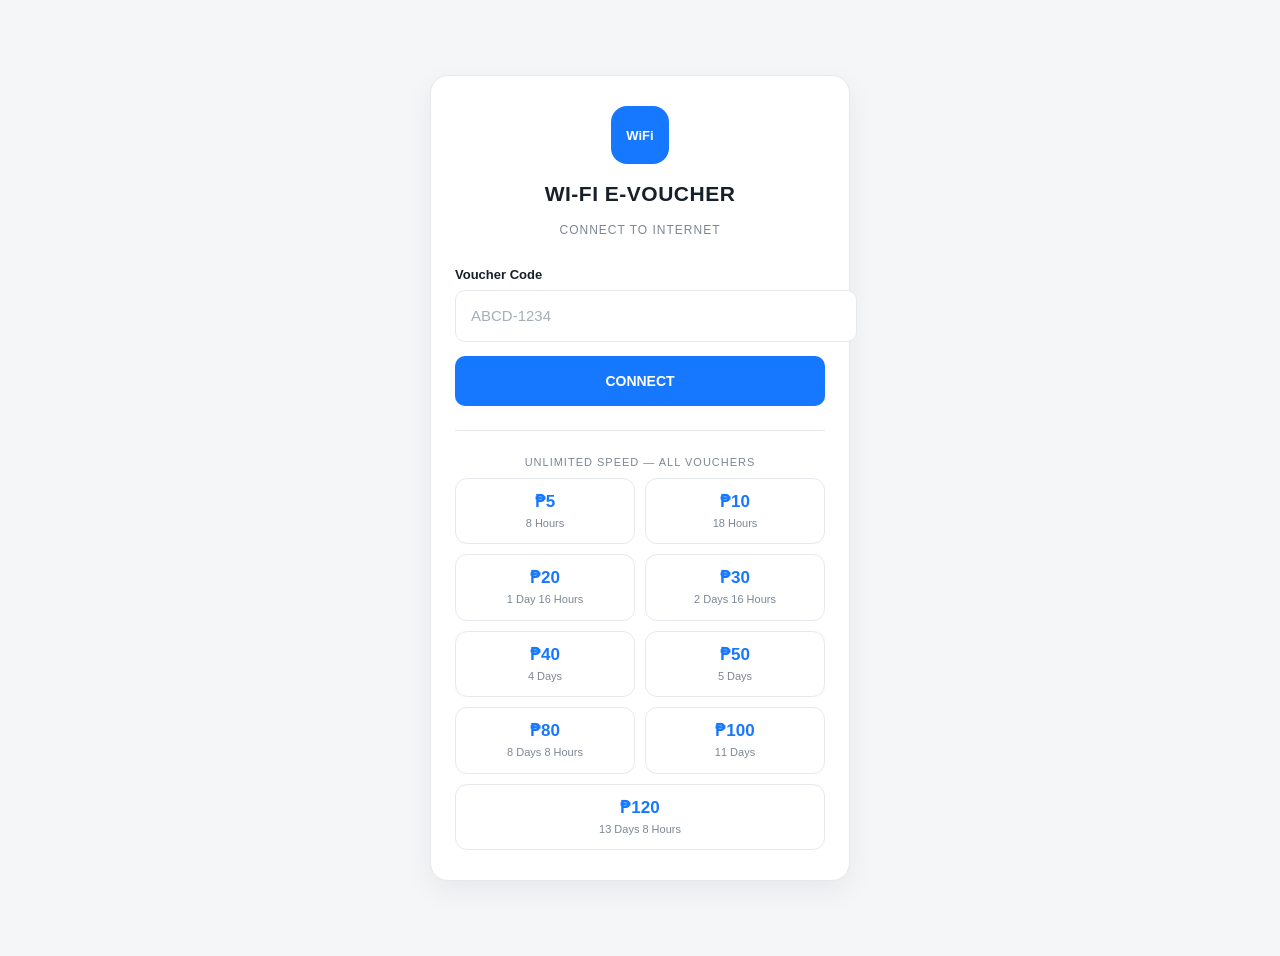
<file: index.html>
<!DOCTYPE html>
<html lang="en">
<head>
    <meta charset="UTF-8">
    <meta name="viewport" content="width=device-width, initial-scale=1.0">
    <title>WI-FI E-VOUCHER</title>
    <link rel="stylesheet" href="index.css">
</head>

<body>

    <main class="container">

        <section class="card">

            <div class="brand">
                <div class="brand-icon">WiFi</div>
                <h1>WI-FI E-VOUCHER</h1>
                <p>CONNECT TO INTERNET</p>
            </div>

            <form class="voucher-form">

                <label for="voucher">Voucher Code</label>

                <input
                    type="text"
                    id="voucher"
                    name="voucher"
                    placeholder="ABCD-1234"
                    autocomplete="off"
                    maxlength="20"
                >

                <button type="submit">
                    CONNECT
                </button>

            </form>

            <div class="rates">

                <p class="rates-caption">UNLIMITED SPEED &mdash; ALL VOUCHERS</p>

                <div class="rates-grid">

                    <div class="rate-card">
                        <strong>₱5</strong>
                        <span>8 Hours</span>
                    </div>

                    <div class="rate-card">
                        <strong>₱10</strong>
                        <span>18 Hours</span>
                    </div>

                    <div class="rate-card">
                        <strong>₱20</strong>
                        <span>1 Day 16 Hours</span>
                    </div>

                    <div class="rate-card">
                        <strong>₱30</strong>
                        <span>2 Days 16 Hours</span>
                    </div>

                    <div class="rate-card">
                        <strong>₱40</strong>
                        <span>4 Days</span>
                    </div>

                    <div class="rate-card">
                        <strong>₱50</strong>
                        <span>5 Days</span>
                    </div>

                    <div class="rate-card">
                        <strong>₱80</strong>
                        <span>8 Days 8 Hours</span>
                    </div>

                    <div class="rate-card">
                        <strong>₱100</strong>
                        <span>11 Days</span>
                    </div>

                    <div class="rate-card rate-wide">
                        <strong>₱120</strong>
                        <span>13 Days 8 Hours</span>
                    </div>

                </div>

            </div>

        </section>

    </main>

</body>
</html>
</file>
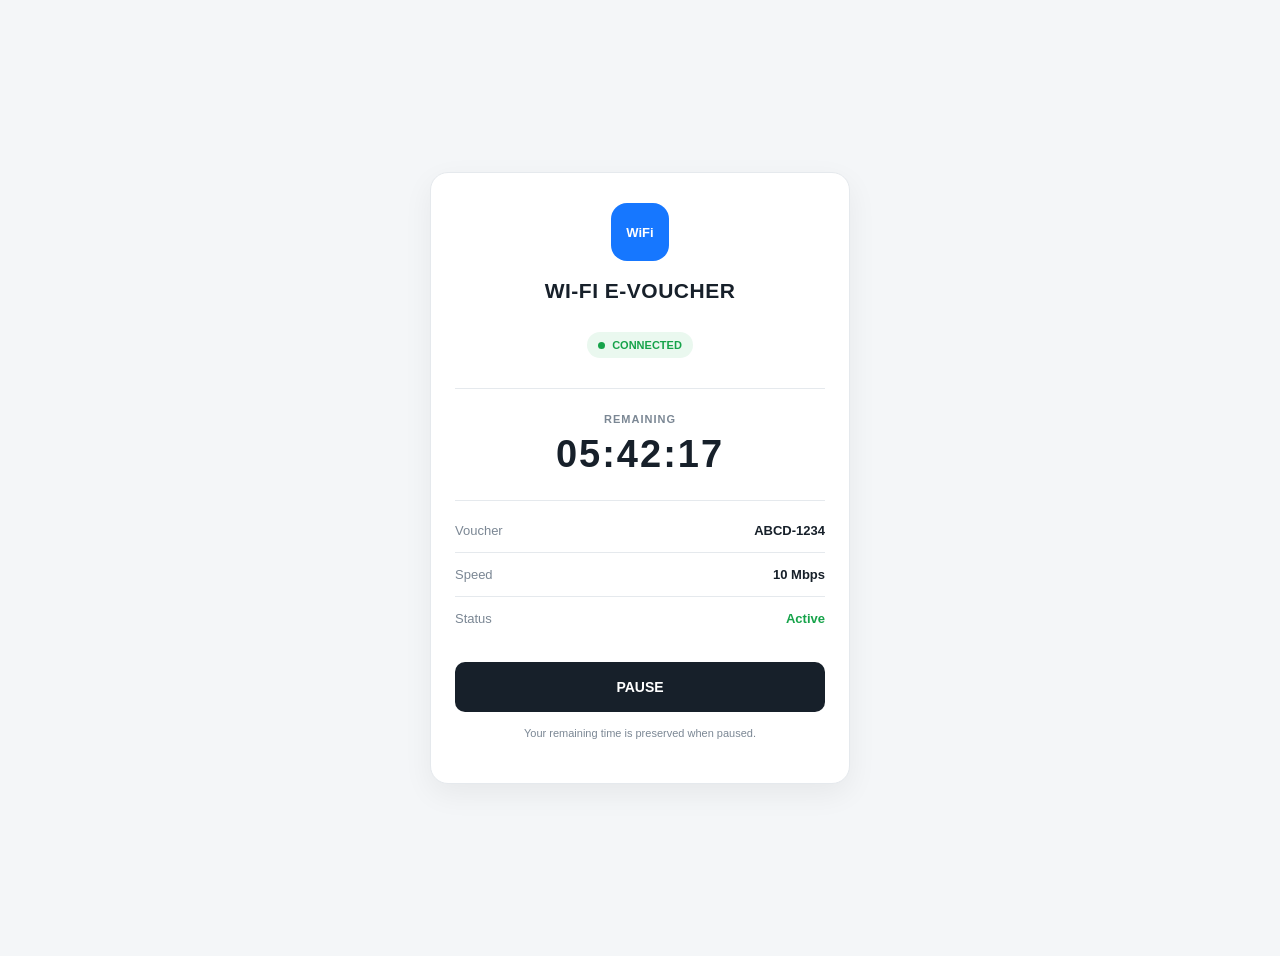
<file: status.html>
<!DOCTYPE html>
<html lang="en">
<head>
    <meta charset="UTF-8">
    <meta name="viewport" content="width=device-width, initial-scale=1.0">
    <title>Wi-Fi Status</title>
    <link rel="stylesheet" href="index.css">
</head>

<body>

    <main class="container">

        <section class="card">

            <div class="brand">
                <div class="brand-icon">WiFi</div>
                <h1>WI-FI E-VOUCHER</h1>

                <div class="connection-status">
                    <span class="status-dot"></span>
                    CONNECTED
                </div>
            </div>

            <div class="timer-section">

                <span class="timer-label">REMAINING</span>

                <div class="timer">
                    05:42:17
                </div>

            </div>

            <div class="voucher-info">

                <div class="info-row">
                    <span>Voucher</span>
                    <strong>ABCD-1234</strong>
                </div>

                <div class="info-row">
                    <span>Speed</span>
                    <strong>10 Mbps</strong>
                </div>

                <div class="info-row">
                    <span>Status</span>
                    <strong class="active-text">Active</strong>
                </div>

            </div>

            <button class="pause-button" type="button">
                PAUSE
            </button>

            <p class="hint">
                Your remaining time is preserved when paused.
            </p>

        </section>

    </main>

</body>
</html>
</file>
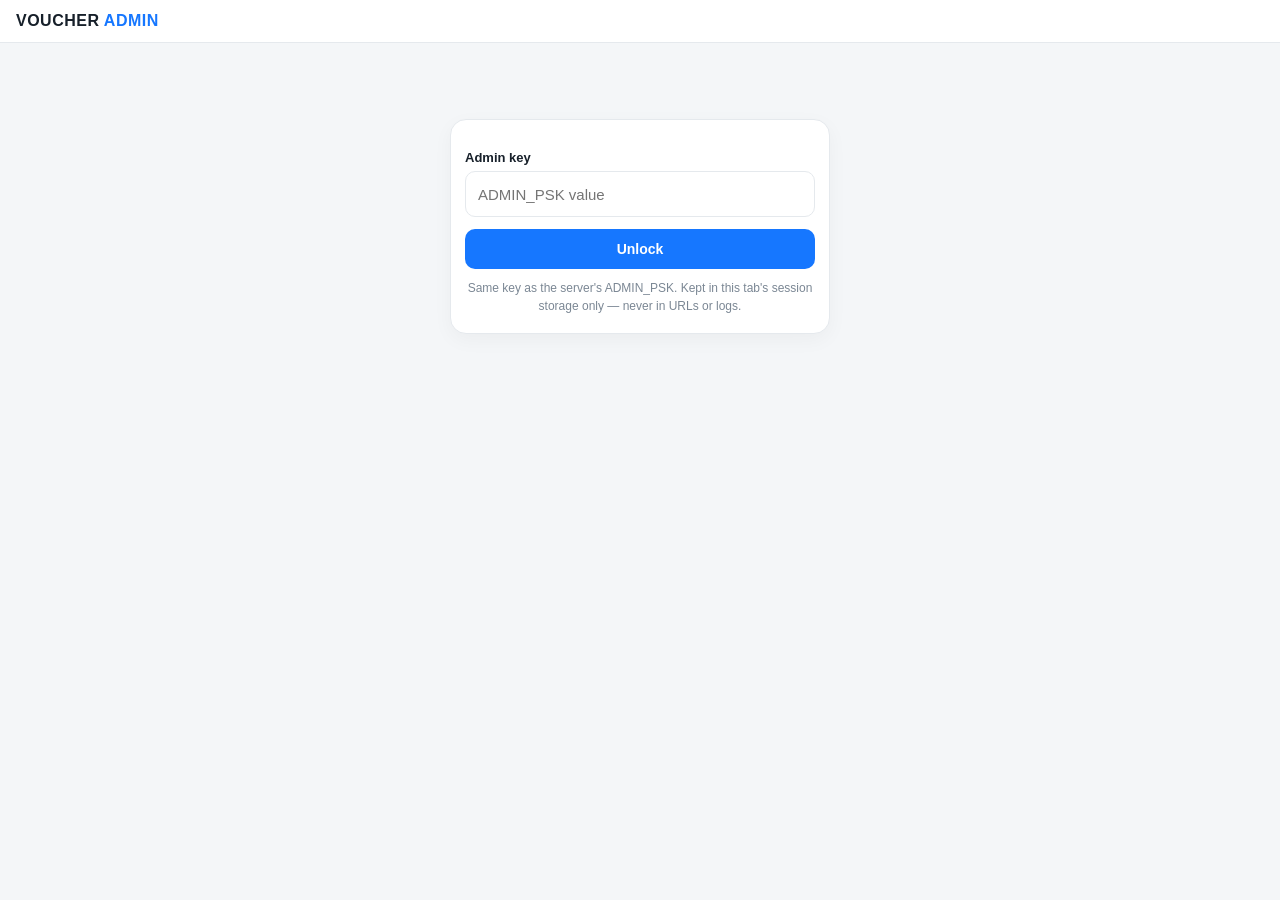
<file: cloud/admin.html>
<!DOCTYPE html>
<html lang="en">
<head>
<meta charset="utf-8">
<meta name="viewport" content="width=device-width, initial-scale=1.0">
<meta name="color-scheme" content="light">
<title>Voucher Admin</title>
<style>
* { box-sizing: border-box; margin: 0; padding: 0; }
:root {
	--bg: #f4f6f8; --card: #ffffff; --text: #17202a; --muted: #7b8794;
	--line: #e5e9ed; --primary: #1677ff; --primary-dark: #0f62d6;
	--ok: #1a7f37; --ok-bg: #eaf7ee; --warn: #9a6700; --warn-bg: #fff6e0;
	--bad: #dc3545; --bad-bg: #fdf0f2; --info-bg: #eef4ff;
}
body { font-family: Arial, Helvetica, sans-serif; background: var(--bg); color: var(--text); min-height: 100vh; }
.topbar { background: var(--card); border-bottom: 1px solid var(--line); padding: 12px 16px; display: flex; align-items: center; justify-content: space-between; position: sticky; top: 0; z-index: 10; }
.topbar h1 { font-size: 16px; letter-spacing: 0.5px; }
.topbar h1 span { color: var(--primary); }
.topbar button { width: auto; margin: 0; padding: 8px 14px; font-size: 12px; }
main { max-width: 960px; margin: 0 auto; padding: 16px 12px 40px; }
button { background: var(--primary); color: #fff; border: 0; border-radius: 10px; padding: 12px 16px; font-size: 14px; font-weight: bold; cursor: pointer; width: 100%; }
button:disabled { opacity: 0.6; cursor: not-allowed; }
button.ghost { background: var(--card); color: var(--primary); border: 1px solid var(--primary); }
button.danger { background: var(--bad); }
button.small { width: auto; padding: 6px 10px; font-size: 12px; border-radius: 8px; margin: 2px 2px 2px 0; }
input, select { width: 100%; height: 46px; padding: 0 12px; border: 1px solid var(--line); border-radius: 10px; font-size: 15px; outline: none; background: #fff; color: var(--text); }
input:focus, select:focus { border-color: var(--primary); }
label { display: block; font-size: 13px; font-weight: 600; margin: 12px 0 6px; }
.card { background: var(--card); border: 1px solid var(--line); border-radius: 16px; padding: 18px 14px; margin-bottom: 14px; box-shadow: 0 6px 20px rgba(0,0,0,0.04); }
.stats { display: grid; grid-template-columns: repeat(2, 1fr); gap: 10px; }
.stat { background: var(--card); border: 1px solid var(--line); border-radius: 14px; padding: 14px 12px; text-align: center; }
.stat.hero { grid-column: span 2; background: var(--primary); color: #fff; border: 0; }
.stat.hero span { color: rgba(255,255,255,0.8); }
.stat strong { display: block; font-size: 22px; }
.stat.hero strong { font-size: 32px; }
.stat span { display: block; margin-top: 4px; font-size: 11px; color: var(--muted); letter-spacing: 0.5px; }
.tabs { display: flex; gap: 6px; margin-bottom: 14px; }
.tabs button { padding: 10px 6px; font-size: 13px; }
.tabs button.off { background: var(--card); color: var(--muted); border: 1px solid var(--line); }
.badge { display: inline-block; padding: 3px 10px; border-radius: 20px; font-size: 11px; font-weight: bold; }
.b-NEW { background: var(--info-bg); color: var(--primary-dark); }
.b-ACTIVE { background: var(--ok-bg); color: var(--ok); }
.b-PAUSED { background: var(--warn-bg); color: var(--warn); }
.b-EXPIRED { background: var(--bg); color: var(--muted); }
.b-DISABLED { background: var(--bad-bg); color: var(--bad); }
.wrap { overflow-x: auto; margin: 0 -14px; padding: 0 14px; }
table { width: 100%; border-collapse: collapse; font-size: 13px; min-width: 560px; }
th, td { text-align: left; padding: 9px 8px; border-bottom: 1px solid var(--line); vertical-align: top; }
th { font-size: 11px; color: var(--muted); letter-spacing: 0.5px; }
td.code { font-weight: bold; white-space: nowrap; }
td .sub { display: block; font-size: 11px; color: var(--muted); font-weight: normal; }
.toolbar { display: flex; gap: 8px; margin-bottom: 10px; }
.toolbar input { height: 42px; }
.toolbar select { height: 42px; max-width: 150px; }
.pager { display: flex; gap: 8px; align-items: center; margin-top: 10px; }
.pager button { width: auto; }
.pager span { font-size: 12px; color: var(--muted); }
.ev { border-bottom: 1px solid var(--line); padding: 8px 2px; font-size: 13px; }
.ev:last-child { border-bottom: 0; }
.ev .t { font-size: 11px; color: var(--muted); }
.msg { margin-top: 10px; padding: 10px 12px; border-radius: 10px; font-size: 13px; display: none; }
.msg.ok { display: block; background: var(--ok-bg); color: var(--ok); }
.msg.err { display: block; background: var(--bad-bg); color: var(--bad); }
#login { max-width: 380px; margin: 60px auto 0; }
#login p { font-size: 12px; color: var(--muted); margin-top: 10px; text-align: center; line-height: 1.5; }
.hide { display: none !important; }
@media (min-width: 700px) { .stats { grid-template-columns: repeat(4, 1fr); } .stat.hero { grid-column: span 4; } }
</style>
</head>
<body>
<div class="topbar"><h1>VOUCHER <span>ADMIN</span></h1><button id="logoutBtn" class="ghost small hide">Logout</button></div>
<main>
	<section id="login" class="card">
		<label for="key">Admin key</label>
		<input type="password" id="key" autocomplete="current-password" placeholder="ADMIN_PSK value">
		<div style="margin-top:12px"><button id="loginBtn">Unlock</button></div>
		<div id="loginMsg" class="msg"></div>
		<p>Same key as the server's ADMIN_PSK. Kept in this tab's session storage only — never in URLs or logs.</p>
	</section>
	<div id="app" class="hide">
		<div class="tabs">
			<button data-tab="ov" id="tab-ov">Overview</button>
			<button data-tab="vx" id="tab-vx" class="off">Vouchers</button>
			<button data-tab="mk" id="tab-mk" class="off">Create</button>
			<button data-tab="ac" id="tab-ac" class="off">Activity</button>
		</div>
		<section id="pane-ov">
			<div class="stats">
				<div class="stat hero"><strong id="s-rev">—</strong><span>REVENUE (PHP)</span></div>
				<div class="stat"><strong id="s-sold">—</strong><span>SOLD</span></div>
				<div class="stat"><strong id="s-unsold">—</strong><span>UNUSED STOCK</span></div>
				<div class="stat"><strong id="s-active">—</strong><span>ACTIVE NOW</span></div>
				<div class="stat"><strong id="s-liab">—</strong><span>TIME OWED</span></div>
			</div>
			<div class="card"><h3 style="font-size:14px;margin-bottom:8px">Per-tier profit</h3><div class="wrap"><table>
				<tr><th>Tier</th><th>Price</th><th>Sold</th><th>Stock</th><th>Revenue</th></tr>
				<tbody id="tierBody"></tbody>
			</table></div></div>
			<div class="card"><h3 style="font-size:14px;margin-bottom:8px">By state</h3><div id="stateRow" style="font-size:13px"></div>
			<div style="margin-top:10px"><button id="refreshBtn" class="ghost">Refresh</button></div></div>
		</section>
		<section id="pane-vx" class="hide">
			<div class="card">
				<div class="toolbar">
					<input id="q" placeholder="Search code…" autocomplete="off">
					<select id="fstate"><option value="">All states</option><option>NEW</option><option>ACTIVE</option><option>PAUSED</option><option>EXPIRED</option><option>DISABLED</option></select>
				</div>
				<div class="toolbar"><button id="searchBtn">Search</button></div>
				<div class="wrap"><table>
					<tr><th>Code</th><th>Tier</th><th>State</th><th>Left</th><th>Device</th><th>Actions</th></tr>
					<tbody id="vxBody"></tbody>
				</table></div>
				<div class="pager"><button id="prevBtn" class="ghost">‹ Prev</button><span id="pgInfo"></span><button id="nextBtn" class="ghost">Next ›</button></div>
				<div id="vxMsg" class="msg"></div>
			</div>
		</section>
		<section id="pane-mk" class="hide">
			<div class="card">
				<label for="mcode">Voucher code (A-Z 0-9 -, 4–20 chars)</label>
				<input id="mcode" placeholder="GUEST-001" autocomplete="off" maxlength="20" style="text-transform:uppercase">
				<label for="mtier">Tier</label>
				<select id="mtier"></select>
				<div style="margin-top:14px"><button id="mkBtn">Create voucher</button></div>
				<div id="mkMsg" class="msg"></div>
			</div>
		</section>
		<section id="pane-ac" class="hide">
			<div class="card"><div id="evList"></div>
			<div style="margin-top:10px"><button id="evBtn" class="ghost">Refresh</button></div></div>
		</section>
	</div>
</main>
<script>
"use strict";
var K = null, page = 0, PSZ = 25;
var TIERS = [[5,28800,"P5 - 8 Hours"],[10,57600,"P10 - 16 Hours"],[20,129600,"P20 - 36 Hours"],[50,345600,"P50 - 4 Days"],[100,777600,"P100 - 9 Days"],[200,1641600,"P200 - 19 Days"],[500,2592000,"P500 - 30 Days"]];
function fmt(s){ s = Math.max(0, Math.round(s)); if (s < 3600) return Math.floor(s/60) + "m"; if (s < 86400) return (s/3600).toFixed(s % 3600 ? 1 : 0).replace(/\.0$/,"") + "h"; return (s/86400).toFixed(s % 86400 ? 1 : 0).replace(/\.0$/,"") + "d"; }
function esc(s){ return String(s == null ? "" : s).replace(/&/g,"&amp;").replace(/</g,"&lt;").replace(/>/g,"&gt;").replace(/"/g,"&quot;"); }
function msg(id, ok, t){ var e = document.getElementById(id); e.className = "msg " + (ok ? "ok" : "err"); e.textContent = t; }
function api(path, data, cb){
	var x = new XMLHttpRequest(), u = path + "?psk=" + encodeURIComponent(K);
	x.open(data ? "POST" : "GET", u, true);
	x.onreadystatechange = function(){ if (x.readyState !== 4) return;
		if (x.status === 403){ logout(); return; }
		var j = null; try { j = JSON.parse(x.responseText); } catch (e) {}
		cb(x.status, j); };
	if (data){ var f = []; for (var k in data) f.push(encodeURIComponent(k) + "=" + encodeURIComponent(data[k])); f.push("psk=" + encodeURIComponent(K)); x.setRequestHeader("Content-Type","application/x-www-form-urlencoded"); x.send(f.join("&")); }
	else x.send();
}
function login(){ var v = document.getElementById("key").value; if (!v) return; K = v;
	api("/admin/api/stats", null, function(s, j){ if (s === 200 && j && j.revenue_php !== undefined){ try { sessionStorage.setItem("vap_admin_key", K); } catch (e) {} show(); }
		else { K = null; msg("loginMsg", false, s === 403 ? "Wrong key." : "Server unreachable (" + s + ")."); } }); }
function logout(){ K = null; try { sessionStorage.removeItem("vap_admin_key"); } catch (e) {} document.getElementById("app").className = "hide"; document.getElementById("login").className = "card"; document.getElementById("logoutBtn").className = "ghost small hide"; document.getElementById("key").value = ""; }
function show(){ document.getElementById("login").className = "hide"; document.getElementById("app").className = ""; document.getElementById("logoutBtn").className = "ghost small"; loadStats(); loadVx(); loadEv(); }
function loadStats(){ api("/admin/api/stats", null, function(s, j){ if (s !== 200 || !j) return;
	document.getElementById("s-rev").textContent = "P" + j.revenue_php.toLocaleString();
	document.getElementById("s-sold").textContent = j.sold; document.getElementById("s-unsold").textContent = j.unsold;
	document.getElementById("s-active").textContent = j.active_now; document.getElementById("s-liab").textContent = fmt(j.liability_secs);
	var h = ""; j.by_tier.forEach(function(t){ h += "<tr><td>" + fmt(t.total_secs) + "</td><td>" + (t.price_php == null ? "custom" : "P" + t.price_php) + "</td><td>" + t.sold + "</td><td>" + t.unsold + "</td><td>P" + t.revenue_php.toLocaleString() + "</td></tr>"; });
	document.getElementById("tierBody").innerHTML = h || "<tr><td colspan=5>No vouchers yet.</td></tr>";
	var st = ""; ["NEW","ACTIVE","PAUSED","EXPIRED","DISABLED"].forEach(function(k){ st += '<span class="badge b-' + k + '">' + k + " " + (j.by_state[k] || 0) + "</span> "; });
	document.getElementById("stateRow").innerHTML = st; }); }
function loadVx(){ var q = document.getElementById("q").value, st = document.getElementById("fstate").value;
	api("/admin/api/vouchers?state=" + encodeURIComponent(st) + "&q=" + encodeURIComponent(q) + "&limit=" + PSZ + "&offset=" + (page*PSZ), null, function(s, j){ if (s !== 200 || !j) return;
	var h = ""; j.rows.forEach(function(r){ h += "<tr><td class=code>" + esc(r.code) + "</td><td>" + (r.price_php == null ? "custom<br>" + fmt(r.total_secs) : "P" + r.price_php) + "</td><td><span class=\"badge b-" + r.state + "\">" + r.state + "</span></td><td>" + fmt(r.remaining_secs) + "<span class=sub>used " + fmt(r.used_secs) + "</span></td><td>" + esc(r.bound_mac || "—") + "<span class=sub>" + esc(r.last_ip || "") + "</span></td><td>" + acts(r) + "</td></tr>"; });
	document.getElementById("vxBody").innerHTML = h || "<tr><td colspan=6>No matches.</td></tr>";
	document.getElementById("pgInfo").textContent = "Page " + (page+1) + " of " + Math.max(1, Math.ceil(j.total/PSZ)) + " (" + j.total + ")"; }); }
function acts(r){ var b = "";
	if (r.bound_mac && r.state !== "ACTIVE") b += "<button class=small onclick=\"mod('release','" + r.code + "')\">Release</button>";
	if (r.state !== "DISABLED") b += "<button class=small onclick=\"mod('set_state','" + r.code + "','DISABLED')\">Disable</button>";
	else b += "<button class=small onclick=\"mod('set_state','" + r.code + "','NEW')\">Enable</button>";
	b += "<button class=small onclick=\"ext('" + r.code + "')\">+Time</button>";
	if (r.state === "NEW" && !r.bound_mac) b += "<button class=\"small\" style=\"background:var(--bad)\" onclick=\"del('" + r.code + "')\">Delete</button>";
	return b; }
function mod(path, code, st){ var d = {code: code}; if (st) d.state = st;
	api("/admin/api/" + path, d, function(s, j){ msg("vxMsg", !!(j && j.ok), (j && (j.ok ? "Done." : "Refused: " + j.error)) || ("HTTP " + s)); loadVx(); loadStats(); }); }
function ext(code){ var v = prompt("Add seconds to " + code + " (min 60):", "86400"); if (v == null) return;
	api("/admin/api/extend", {code: code, add_secs: v}, function(s, j){ msg("vxMsg", !!(j && j.ok), (j && (j.ok ? "Extended." : "Refused: " + j.error)) || ("HTTP " + s)); loadVx(); loadStats(); }); }
function del(code){ if (!confirm("Delete unused voucher " + code + "?")) return;
	api("/admin/api/delete", {code: code}, function(s, j){ msg("vxMsg", !!(j && j.ok), (j && (j.ok ? "Deleted." : "Refused: " + j.error)) || ("HTTP " + s)); loadVx(); loadStats(); }); }
function loadEv(){ api("/admin/api/events?limit=50", null, function(s, j){ if (s !== 200 || !j) return;
	var h = ""; j.rows.forEach(function(e){ h += "<div class=ev><b>" + esc(e.decision) + "</b> " + esc(e.reason) + " · " + esc(e.code) + (e.mac ? " · " + esc(e.mac) : "") + "<div class=t>" + esc(e.created_at || "") + (e.remaining_secs == null ? "" : " · left " + fmt(e.remaining_secs)) + "</div></div>"; });
	document.getElementById("evList").innerHTML = h || "No events yet."; }); }
function mk(){ var c = document.getElementById("mcode").value.toUpperCase().trim(), t = document.getElementById("mtier").value.split(":");
	api("/admin/api/create", {code: c, total_secs: t[1]}, function(s, j){ msg("mkMsg", !!(j && j.ok), (j && (j.ok ? "Created " + j.code + " (" + fmt(j.total_secs) + ")." : "Refused: " + j.error)) || ("HTTP " + s)); if (j && j.ok){ document.getElementById("mcode").value = ""; loadStats(); } }); }
document.getElementById("loginBtn").onclick = login;
document.getElementById("key").onkeydown = function(e){ if (e.key === "Enter") login(); };
document.getElementById("logoutBtn").onclick = logout;
document.getElementById("refreshBtn").onclick = loadStats;
document.getElementById("searchBtn").onclick = function(){ page = 0; loadVx(); };
document.getElementById("prevBtn").onclick = function(){ if (page > 0){ page--; loadVx(); } };
document.getElementById("nextBtn").onclick = function(){ page++; loadVx(); };
document.getElementById("evBtn").onclick = loadEv;
document.getElementById("mkBtn").onclick = mk;
var tabs = document.querySelectorAll(".tabs button");
for (var i = 0; i < tabs.length; i++) tabs[i].onclick = function(){ for (var j = 0; j < tabs.length; j++){ tabs[j].className = "off"; document.getElementById("pane-" + tabs[j].getAttribute("data-tab")).className = "hide"; } this.className = ""; document.getElementById("pane-" + this.getAttribute("data-tab")).className = ""; };
(function(){ var s = ""; TIERS.forEach(function(t){ s += "<option value=\"" + t[0] + ":" + t[1] + "\">" + t[2] + "</option>"; }); document.getElementById("mtier").innerHTML = s;
	try { var k = sessionStorage.getItem("vap_admin_key"); if (k){ document.getElementById("key").value = k; login(); } } catch (e) {} })();
</script>
</body>
</html>
</file>
<file: index.css>
```css
* {
    box-sizing: border-box;
    margin: 0;
    padding: 0;
}

:root {
    --background: #f4f6f8;
    --card: #ffffff;
    --text: #17202a;
    --muted: #7b8794;
    --line: #e5e9ed;
    --primary: #1677ff;
    --primary-dark: #0f62d6;
    --success: #16a34a;
    --success-light: #eaf8ef;
}

body {
    min-height: 100vh;
    font-family: Arial, Helvetica, sans-serif;
    background: var(--background);
    color: var(--text);

    display: flex;
    align-items: center;
    justify-content: center;

    padding: 20px;
}

.container {
    width: 100%;
    max-width: 420px;
}

.card {
    background: var(--card);
    border: 1px solid var(--line);
    border-radius: 18px;

    padding: 30px 24px;

    box-shadow:
        0 10px 30px rgba(0, 0, 0, 0.06);
}

/* Brand */

.brand {
    text-align: center;
    margin-bottom: 30px;
}

.brand-icon {
    width: 58px;
    height: 58px;

    margin: 0 auto 16px;

    border-radius: 16px;

    background: var(--primary);
    color: #ffffff;

    display: flex;
    align-items: center;
    justify-content: center;

    font-size: 13px;
    font-weight: bold;
}

.brand h1 {
    font-size: 21px;
    letter-spacing: 0.5px;
}

.brand p {
    margin-top: 7px;

    font-size: 12px;
    color: var(--muted);
    letter-spacing: 1px;
}

/* Voucher form */

.voucher-form {
    display: flex;
    flex-direction: column;
}

.voucher-form label {
    font-size: 13px;
    font-weight: 600;

    margin-bottom: 8px;
}

.voucher-form input {
    width: 100%;
    height: 50px;

    padding: 0 15px;

    border: 1px solid var(--line);
    border-radius: 10px;

    outline: none;

    font-size: 15px;

    transition: border-color 0.2s;
}

.voucher-form input:focus {
    border-color: var(--primary);
}

.voucher-form input::placeholder {
    color: #a6afb8;
}

.voucher-form button,
.pause-button {
    width: 100%;
    height: 50px;

    margin-top: 14px;

    border: 0;
    border-radius: 10px;

    background: var(--primary);
    color: #ffffff;

    font-size: 14px;
    font-weight: bold;

    cursor: pointer;
}

.voucher-form button:hover,
.pause-button:hover {
    background: var(--primary-dark);
}

/* Voucher rates */

.rates {
    margin-top: 24px;

    border-top: 1px solid var(--line);
    padding-top: 14px;
}

.rates-caption {
    text-align: center;

    font-size: 11px;
    color: var(--muted);
    letter-spacing: 1px;

    margin-bottom: 10px;
}

.rates-grid {
    display: grid;
    grid-template-columns: repeat(2, 1fr);
    gap: 10px;
}

.rate-card {
    border: 1px solid var(--line);
    border-radius: 12px;

    padding: 12px 8px;

    text-align: center;
}

.rate-card strong {
    display: block;

    font-size: 17px;
    color: var(--primary);
}

.rate-card span {
    display: block;

    margin-top: 4px;

    font-size: 11px;
    color: var(--muted);
    line-height: 1.4;
}

.rate-wide {
    grid-column: span 2;
}

/* Connection status */

.connection-status {
    display: inline-flex;
    align-items: center;
    gap: 7px;

    margin-top: 12px;
    padding: 7px 11px;

    border-radius: 20px;

    background: var(--success-light);
    color: var(--success);

    font-size: 11px;
    font-weight: bold;
}

.status-dot {
    width: 7px;
    height: 7px;

    border-radius: 50%;

    background: var(--success);
}

/* Timer */

.timer-section {
    text-align: center;

    padding: 24px 0;

    border-top: 1px solid var(--line);
    border-bottom: 1px solid var(--line);
}

.timer-label {
    display: block;

    color: var(--muted);

    font-size: 11px;
    font-weight: bold;

    letter-spacing: 1px;
}

.timer {
    margin-top: 8px;

    font-size: 38px;
    font-weight: 700;

    letter-spacing: 2px;

    font-variant-numeric: tabular-nums;
}

/* Voucher information */

.voucher-info {
    padding: 8px 0;
}

.info-row {
    display: flex;
    justify-content: space-between;
    align-items: center;

    padding: 14px 0;

    border-bottom: 1px solid var(--line);

    font-size: 13px;
}

.info-row:last-child {
    border-bottom: 0;
}

.info-row span {
    color: var(--muted);
}

.active-text {
    color: var(--success);
}

/* Pause button */

.pause-button {
    background: #17202a;
}

.pause-button:hover {
    background: #0d1319;
}

.hint {
    margin-top: 13px;

    text-align: center;

    color: var(--muted);

    font-size: 11px;
    line-height: 1.5;
}

/* Mobile */

@media (max-width: 400px) {

    body {
        padding: 12px;
    }

    .card {
        padding: 25px 18px;
        border-radius: 15px;
    }

    .timer {
        font-size: 32px;
    }

    .rates-grid {
        gap: 8px;
    }

    .rate-card strong {
        font-size: 15px;
    }
}
```
</file>
